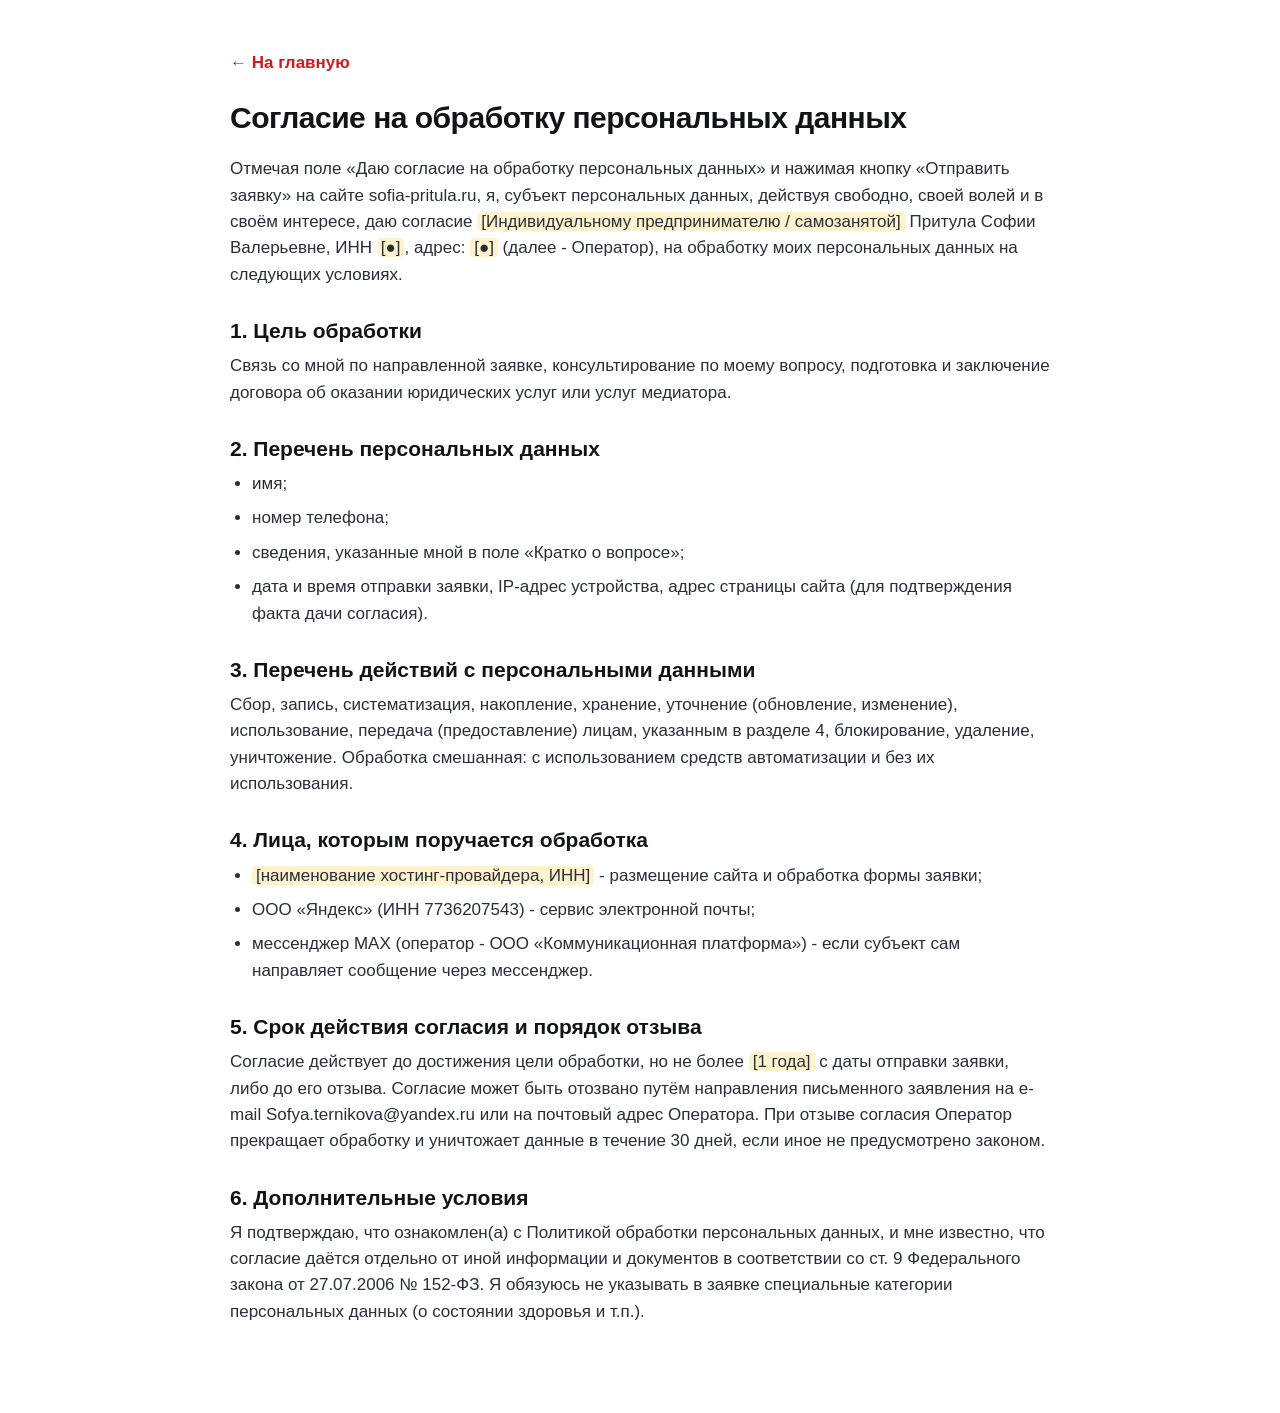
<file: consent.html>
<!DOCTYPE html>
<html lang="ru">
<head>
<meta charset="utf-8">
<meta name="viewport" content="width=device-width, initial-scale=1">
<title>Согласие на обработку персональных данных - София Притула</title>
<meta name="robots" content="noindex, follow">
<meta name="author" content="Тихонов Борис Игоревич">
<link rel="stylesheet" href="css/style.css">
</head>
<body>
<div class="doc">
<a class="back" href="index.html">← На главную</a>
<h1>Согласие на обработку персональных данных</h1>
<p>Отмечая поле «Даю согласие на обработку персональных данных» и нажимая кнопку «Отправить заявку» на сайте sofia-pritula.ru, я, субъект персональных данных, действуя свободно, своей волей и в своём интересе, даю согласие <span class="ph">[Индивидуальному предпринимателю / самозанятой]</span> Притула Софии Валерьевне, ИНН <span class="ph">[●]</span>, адрес: <span class="ph">[●]</span> (далее - Оператор), на обработку моих персональных данных на следующих условиях.</p>

<h2>1. Цель обработки</h2>
<p>Связь со мной по направленной заявке, консультирование по моему вопросу, подготовка и заключение договора об оказании юридических услуг или услуг медиатора.</p>

<h2>2. Перечень персональных данных</h2>
<ul>
<li>имя;</li>
<li>номер телефона;</li>
<li>сведения, указанные мной в поле «Кратко о вопросе»;</li>
<li>дата и время отправки заявки, IP-адрес устройства, адрес страницы сайта (для подтверждения факта дачи согласия).</li>
</ul>

<h2>3. Перечень действий с персональными данными</h2>
<p>Сбор, запись, систематизация, накопление, хранение, уточнение (обновление, изменение), использование, передача (предоставление) лицам, указанным в разделе 4, блокирование, удаление, уничтожение. Обработка смешанная: с использованием средств автоматизации и без их использования.</p>

<h2>4. Лица, которым поручается обработка</h2>
<ul>
<li><span class="ph">[наименование хостинг-провайдера, ИНН]</span> - размещение сайта и обработка формы заявки;</li>
<li>ООО «Яндекс» (ИНН 7736207543) - сервис электронной почты;</li>
<li>мессенджер MAX (оператор - ООО «Коммуникационная платформа») - если субъект сам направляет сообщение через мессенджер.</li>
</ul>

<h2>5. Срок действия согласия и порядок отзыва</h2>
<p>Согласие действует до достижения цели обработки, но не более <span class="ph">[1 года]</span> с даты отправки заявки, либо до его отзыва. Согласие может быть отозвано путём направления письменного заявления на e-mail Sofya.ternikova@yandex.ru или на почтовый адрес Оператора. При отзыве согласия Оператор прекращает обработку и уничтожает данные в течение 30 дней, если иное не предусмотрено законом.</p>

<h2>6. Дополнительные условия</h2>
<p>Я подтверждаю, что ознакомлен(а) с <a href="policy.html">Политикой обработки персональных данных</a>, и мне известно, что согласие даётся отдельно от иной информации и документов в соответствии со ст. 9 Федерального закона от 27.07.2006 № 152-ФЗ. Я обязуюсь не указывать в заявке специальные категории персональных данных (о состоянии здоровья и т.п.).</p>
</div>
</body>
</html>
</file>
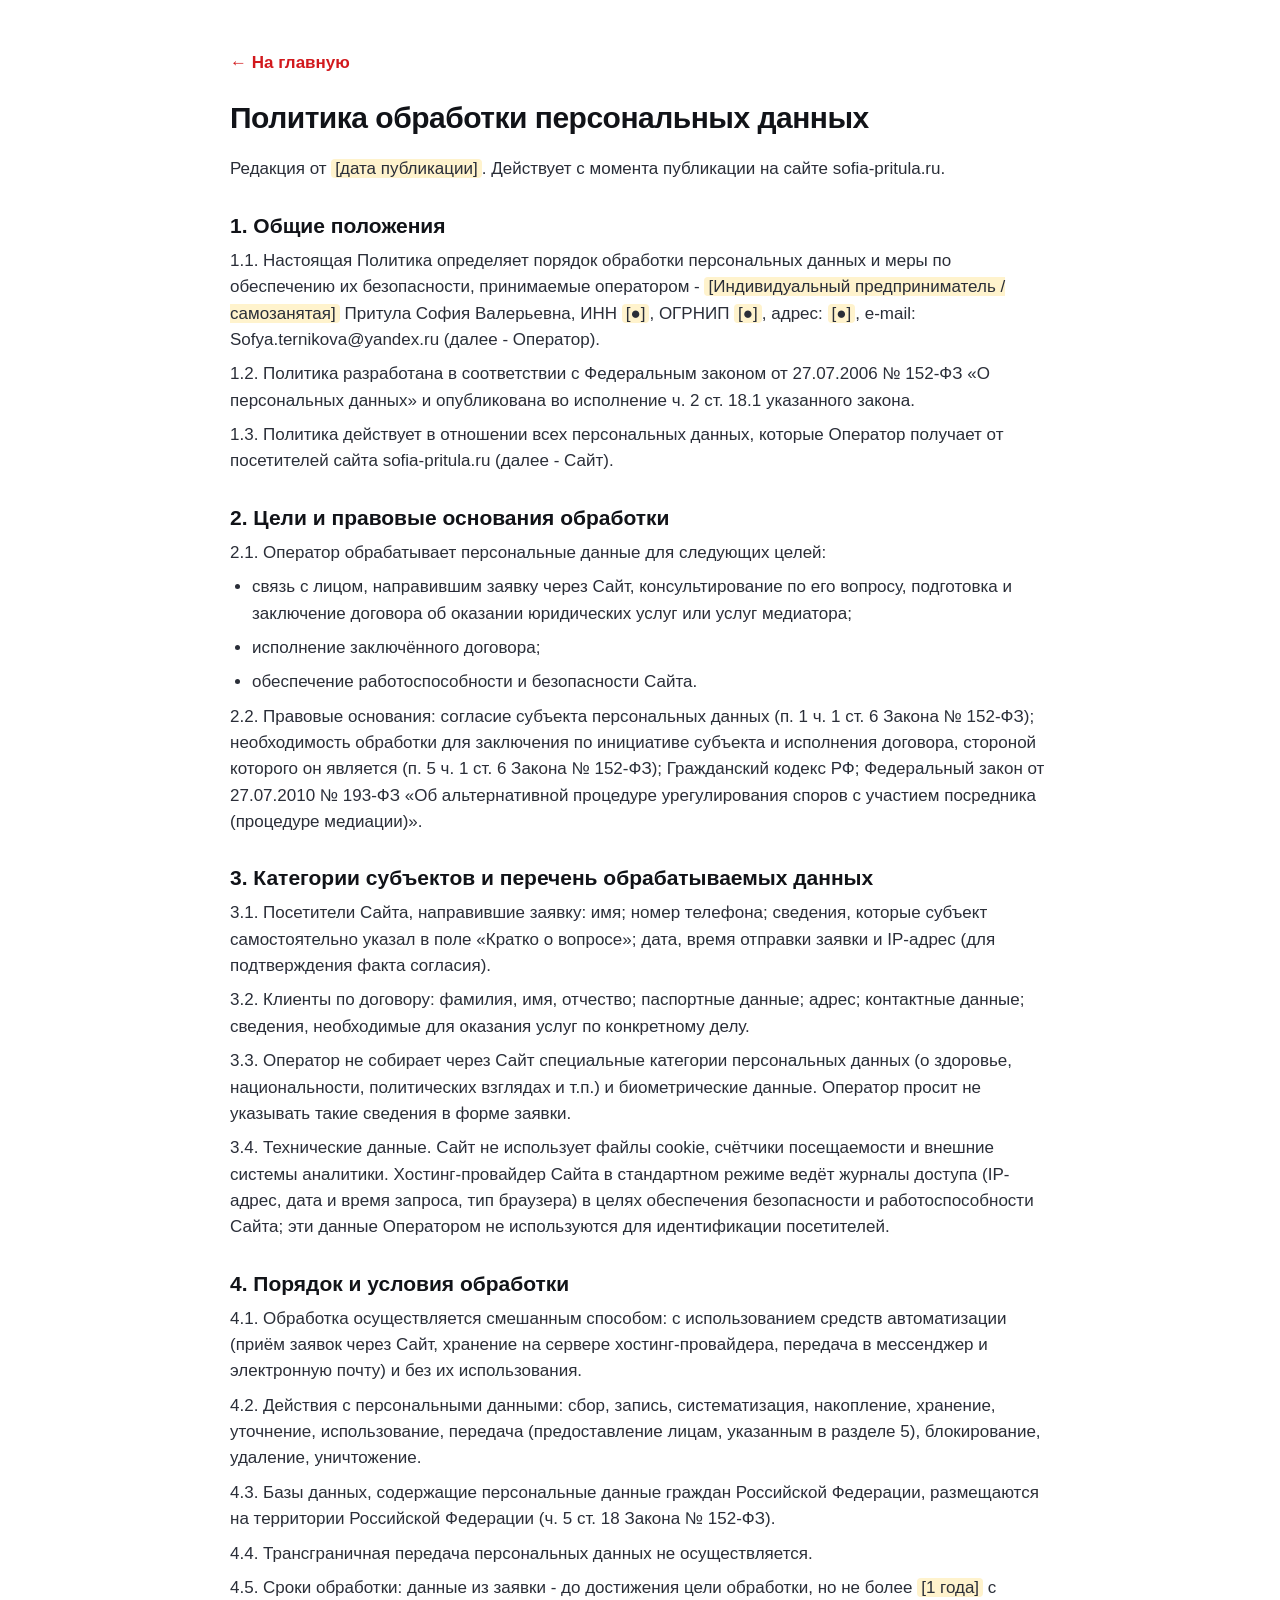
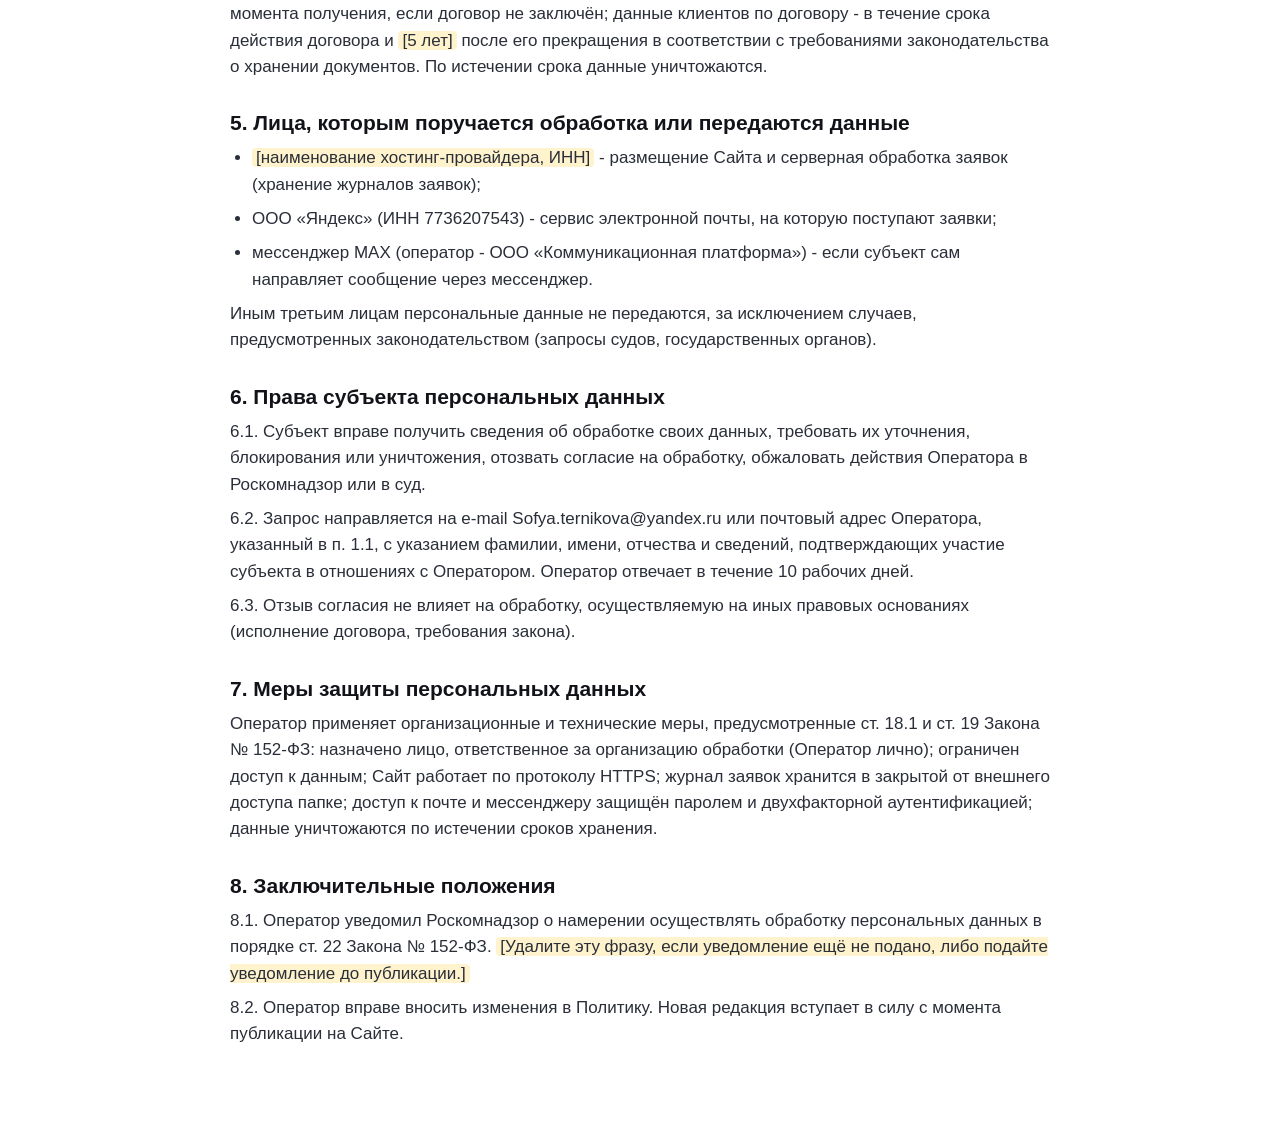
<file: policy.html>
<!DOCTYPE html>
<html lang="ru">
<head>
<meta charset="utf-8">
<meta name="viewport" content="width=device-width, initial-scale=1">
<title>Политика обработки персональных данных - София Притула</title>
<meta name="robots" content="noindex, follow">
<meta name="author" content="Тихонов Борис Игоревич">
<link rel="stylesheet" href="css/style.css">
</head>
<body>
<div class="doc">
<a class="back" href="index.html">← На главную</a>
<h1>Политика обработки персональных данных</h1>
<p>Редакция от <span class="ph">[дата публикации]</span>. Действует с момента публикации на сайте sofia-pritula.ru.</p>

<h2>1. Общие положения</h2>
<p>1.1. Настоящая Политика определяет порядок обработки персональных данных и меры по обеспечению их безопасности, принимаемые оператором - <span class="ph">[Индивидуальный предприниматель / самозанятая]</span> Притула София Валерьевна, ИНН <span class="ph">[●]</span>, ОГРНИП <span class="ph">[●]</span>, адрес: <span class="ph">[●]</span>, e-mail: Sofya.ternikova@yandex.ru (далее - Оператор).</p>
<p>1.2. Политика разработана в соответствии с Федеральным законом от 27.07.2006 № 152-ФЗ «О персональных данных» и опубликована во исполнение ч. 2 ст. 18.1 указанного закона.</p>
<p>1.3. Политика действует в отношении всех персональных данных, которые Оператор получает от посетителей сайта sofia-pritula.ru (далее - Сайт).</p>

<h2>2. Цели и правовые основания обработки</h2>
<p>2.1. Оператор обрабатывает персональные данные для следующих целей:</p>
<ul>
<li>связь с лицом, направившим заявку через Сайт, консультирование по его вопросу, подготовка и заключение договора об оказании юридических услуг или услуг медиатора;</li>
<li>исполнение заключённого договора;</li>
<li>обеспечение работоспособности и безопасности Сайта.</li>
</ul>
<p>2.2. Правовые основания: согласие субъекта персональных данных (п. 1 ч. 1 ст. 6 Закона № 152-ФЗ); необходимость обработки для заключения по инициативе субъекта и исполнения договора, стороной которого он является (п. 5 ч. 1 ст. 6 Закона № 152-ФЗ); Гражданский кодекс РФ; Федеральный закон от 27.07.2010 № 193-ФЗ «Об альтернативной процедуре урегулирования споров с участием посредника (процедуре медиации)».</p>

<h2>3. Категории субъектов и перечень обрабатываемых данных</h2>
<p>3.1. Посетители Сайта, направившие заявку: имя; номер телефона; сведения, которые субъект самостоятельно указал в поле «Кратко о вопросе»; дата, время отправки заявки и IP-адрес (для подтверждения факта согласия).</p>
<p>3.2. Клиенты по договору: фамилия, имя, отчество; паспортные данные; адрес; контактные данные; сведения, необходимые для оказания услуг по конкретному делу.</p>
<p>3.3. Оператор не собирает через Сайт специальные категории персональных данных (о здоровье, национальности, политических взглядах и т.п.) и биометрические данные. Оператор просит не указывать такие сведения в форме заявки.</p>
<p>3.4. Технические данные. Сайт не использует файлы cookie, счётчики посещаемости и внешние системы аналитики. Хостинг-провайдер Сайта в стандартном режиме ведёт журналы доступа (IP-адрес, дата и время запроса, тип браузера) в целях обеспечения безопасности и работоспособности Сайта; эти данные Оператором не используются для идентификации посетителей.</p>

<h2>4. Порядок и условия обработки</h2>
<p>4.1. Обработка осуществляется смешанным способом: с использованием средств автоматизации (приём заявок через Сайт, хранение на сервере хостинг-провайдера, передача в мессенджер и электронную почту) и без их использования.</p>
<p>4.2. Действия с персональными данными: сбор, запись, систематизация, накопление, хранение, уточнение, использование, передача (предоставление лицам, указанным в разделе 5), блокирование, удаление, уничтожение.</p>
<p>4.3. Базы данных, содержащие персональные данные граждан Российской Федерации, размещаются на территории Российской Федерации (ч. 5 ст. 18 Закона № 152-ФЗ).</p>
<p>4.4. Трансграничная передача персональных данных не осуществляется.</p>
<p>4.5. Сроки обработки: данные из заявки - до достижения цели обработки, но не более <span class="ph">[1 года]</span> с момента получения, если договор не заключён; данные клиентов по договору - в течение срока действия договора и <span class="ph">[5 лет]</span> после его прекращения в соответствии с требованиями законодательства о хранении документов. По истечении срока данные уничтожаются.</p>

<h2>5. Лица, которым поручается обработка или передаются данные</h2>
<ul>
<li><span class="ph">[наименование хостинг-провайдера, ИНН]</span> - размещение Сайта и серверная обработка заявок (хранение журналов заявок);</li>
<li>ООО «Яндекс» (ИНН 7736207543) - сервис электронной почты, на которую поступают заявки;</li>
<li>мессенджер MAX (оператор - ООО «Коммуникационная платформа») - если субъект сам направляет сообщение через мессенджер.</li>
</ul>
<p>Иным третьим лицам персональные данные не передаются, за исключением случаев, предусмотренных законодательством (запросы судов, государственных органов).</p>

<h2>6. Права субъекта персональных данных</h2>
<p>6.1. Субъект вправе получить сведения об обработке своих данных, требовать их уточнения, блокирования или уничтожения, отозвать согласие на обработку, обжаловать действия Оператора в Роскомнадзор или в суд.</p>
<p>6.2. Запрос направляется на e-mail Sofya.ternikova@yandex.ru или почтовый адрес Оператора, указанный в п. 1.1, с указанием фамилии, имени, отчества и сведений, подтверждающих участие субъекта в отношениях с Оператором. Оператор отвечает в течение 10 рабочих дней.</p>
<p>6.3. Отзыв согласия не влияет на обработку, осуществляемую на иных правовых основаниях (исполнение договора, требования закона).</p>

<h2>7. Меры защиты персональных данных</h2>
<p>Оператор применяет организационные и технические меры, предусмотренные ст. 18.1 и ст. 19 Закона № 152-ФЗ: назначено лицо, ответственное за организацию обработки (Оператор лично); ограничен доступ к данным; Сайт работает по протоколу HTTPS; журнал заявок хранится в закрытой от внешнего доступа папке; доступ к почте и мессенджеру защищён паролем и двухфакторной аутентификацией; данные уничтожаются по истечении сроков хранения.</p>

<h2>8. Заключительные положения</h2>
<p>8.1. Оператор уведомил Роскомнадзор о намерении осуществлять обработку персональных данных в порядке ст. 22 Закона № 152-ФЗ. <span class="ph">[Удалите эту фразу, если уведомление ещё не подано, либо подайте уведомление до публикации.]</span></p>
<p>8.2. Оператор вправе вносить изменения в Политику. Новая редакция вступает в силу с момента публикации на Сайте.</p>
</div>
</body>
</html>
</file>
<file: css/style.css>
:root{
  --red:#d2191d; --red-d:#a9131a; --ink:#111318; --mut:#5b6170; --line:#e4e7ec;
  --bg:#ffffff; --bg2:#f2f4f6; --max:1140px; --r:14px;
  --font:"Segoe UI",Roboto,"Helvetica Neue",Arial,sans-serif;
}
*{box-sizing:border-box;margin:0;padding:0}
html{scroll-behavior:smooth;-webkit-text-size-adjust:100%}
body{font-family:var(--font);color:var(--ink);background:var(--bg);line-height:1.55;font-size:17px}
img{max-width:100%;display:block}
a{color:inherit;text-decoration:none}
.wrap{max-width:var(--max);margin:0 auto;padding:0 20px}
section{padding:72px 0}
section.alt{background:var(--bg2)}
h1,h2,h3{line-height:1.2;font-weight:700}
h1{font-size:44px;letter-spacing:-.5px}
h2{font-size:34px;margin-bottom:14px}
h3{font-size:20px;margin-bottom:8px}
.lead{font-size:19px;color:var(--mut);max-width:760px;margin-bottom:36px}
.btn{display:inline-flex;align-items:center;gap:10px;padding:15px 26px;border-radius:999px;font-weight:600;border:2px solid var(--red);background:var(--red);color:#fff;cursor:pointer;transition:.2s;font-size:16px}
.btn:hover{background:var(--red-d);border-color:var(--red-d)}
.btn.ghost{background:transparent;color:var(--ink);border-color:var(--ink)}
.btn.ghost:hover{background:var(--ink);color:#fff}
.btn.max{background:#1f2937;border-color:#1f2937}
.btn.max:hover{background:#111827;border-color:#111827}
.btn svg{width:20px;height:20px;fill:currentColor}
.btns{display:flex;flex-wrap:wrap;gap:12px}

/* header */
header{position:sticky;top:0;z-index:50;background:rgba(255,255,255,.96);backdrop-filter:blur(8px);border-bottom:1px solid var(--line)}
.nav{display:flex;align-items:center;justify-content:space-between;height:72px;gap:20px}
.logo{font-weight:800;font-size:20px;letter-spacing:-.3px;white-space:nowrap}
.logo span{color:var(--red)}
.logo small{display:block;font-size:12px;font-weight:500;color:var(--mut);letter-spacing:.3px}
.menu{display:flex;gap:26px;font-size:15px;font-weight:500}
.menu a:hover{color:var(--red)}
.hphone{font-weight:700;font-size:17px;white-space:nowrap}
.burger{display:none;width:44px;height:44px;border:0;background:none;cursor:pointer}
.burger span{display:block;height:2px;background:var(--ink);margin:6px 0;transition:.2s}

/* hero */
.hero{padding:70px 0 60px;background:linear-gradient(180deg,#fff 0%,var(--bg2) 100%)}
.hero .wrap{display:grid;grid-template-columns:1.05fr .95fr;gap:44px;align-items:center}
.facts{grid-column:1/-1}
.hero .tag{display:inline-block;background:#fde8e8;color:var(--red);font-weight:700;font-size:13px;letter-spacing:.6px;text-transform:uppercase;padding:7px 14px;border-radius:999px;margin-bottom:18px}
.hero p.lead{margin:18px 0 28px}
.hero .photo{position:relative}
.hero .photo img{width:100%;aspect-ratio:4/5;object-fit:cover;object-position:100% 35%;border-radius:24px;box-shadow:0 30px 60px -30px rgba(0,0,0,.35);background:#fff}
.hero .badge{position:absolute;left:24px;bottom:24px;background:#fff;border-radius:16px;padding:14px 18px;box-shadow:0 12px 30px -12px rgba(0,0,0,.3)}
.hero .badge b{font-size:28px;color:var(--red);display:block;line-height:1}
.hero .badge small{color:var(--mut)}
.facts{display:grid;grid-template-columns:repeat(4,1fr);gap:14px;margin-top:10px}
.fact{background:#fff;border:1px solid var(--line);border-radius:var(--r);padding:16px 18px}
.fact b{display:block;font-size:26px;color:var(--red);line-height:1.1}
.fact span{font-size:14px;color:var(--mut)}

/* cards */
.cards{display:grid;grid-template-columns:repeat(3,1fr);gap:20px}
.cards.two{grid-template-columns:repeat(2,1fr)}
.cards.four{grid-template-columns:repeat(4,1fr)}
.card{background:#fff;border:1px solid var(--line);border-radius:var(--r);padding:26px}
.alt .card{border-color:transparent}
.card .num{font-size:40px;font-weight:800;color:var(--red);line-height:1;margin-bottom:8px}
.card ul{padding-left:18px;color:#2a2e38}
.card li{margin:6px 0}
.card .price{margin-top:14px;font-weight:700;color:var(--ink)}
.card .price small{display:block;font-weight:400;color:var(--mut);font-size:13px}
.note{font-size:13px;color:var(--mut);margin-top:16px}

/* steps */
.steps{display:grid;grid-template-columns:repeat(4,1fr);gap:20px;counter-reset:s}
.step{position:relative;background:#fff;border-radius:var(--r);padding:26px 24px 24px;border:1px solid var(--line)}
.step::before{counter-increment:s;content:counter(s);display:inline-flex;width:38px;height:38px;border-radius:50%;background:var(--red);color:#fff;font-weight:800;align-items:center;justify-content:center;margin-bottom:14px}

/* about */
.about .grid{display:grid;grid-template-columns:.8fr 1.2fr;gap:48px;align-items:center}
.about img{border-radius:24px;width:100%;height:auto}
.about ul{list-style:none;margin-top:18px}
.about li{padding:10px 0 10px 32px;position:relative;border-bottom:1px solid var(--line)}
.about li::before{content:"";position:absolute;left:0;top:16px;width:18px;height:18px;border-radius:50%;background:var(--red);mask:url('data:image/svg+xml;utf8,<svg xmlns="http://www.w3.org/2000/svg" viewBox="0 0 24 24"><path d="M9 16.2 4.8 12l-1.4 1.4L9 19 21 7l-1.4-1.4z"/></svg>') center/contain no-repeat;-webkit-mask:url('data:image/svg+xml;utf8,<svg xmlns="http://www.w3.org/2000/svg" viewBox="0 0 24 24"><path d="M9 16.2 4.8 12l-1.4 1.4L9 19 21 7l-1.4-1.4z"/></svg>') center/contain no-repeat}

/* reviews */
.review{background:#fff;border-radius:var(--r);padding:26px;border:1px solid var(--line)}
.review .who{display:flex;align-items:center;gap:12px;margin-bottom:12px}
.review .ava{width:46px;height:46px;border-radius:50%;background:var(--red);color:#fff;display:flex;align-items:center;justify-content:center;font-weight:700}
.review .who b{display:block}
.review .who small{color:var(--mut)}
.review p{color:#2a2e38}

/* faq */
.faq details{background:#fff;border:1px solid var(--line);border-radius:var(--r);padding:0 22px;margin-bottom:12px}
.faq summary{cursor:pointer;padding:18px 0;font-weight:600;list-style:none;display:flex;justify-content:space-between;gap:16px}
.faq summary::after{content:"+";color:var(--red);font-size:24px;line-height:1}
.faq details[open] summary::after{content:"−"}
.faq details p{padding:0 0 18px;color:#2a2e38}

/* contact */
.contact .grid{display:grid;grid-template-columns:1fr 1fr;gap:48px;align-items:start}
.clist{list-style:none;margin:20px 0}
.clist li{margin:12px 0;font-size:18px}
.clist a{font-weight:600}
.clist a:hover{color:var(--red)}
form{background:#fff;border:1px solid var(--line);border-radius:20px;padding:30px}
.field{margin-bottom:16px}
label{display:block;font-size:14px;font-weight:600;margin-bottom:6px}
input[type=text],input[type=tel],textarea{width:100%;border:1px solid #c9ced8;border-radius:10px;padding:13px 14px;font:inherit;font-size:16px;background:#fff}
input:focus,textarea:focus{outline:2px solid var(--red);border-color:transparent}
textarea{min-height:100px;resize:vertical}
.hint{font-size:12px;color:var(--mut);margin-top:4px}
.check{display:flex;gap:10px;align-items:flex-start;font-size:14px;font-weight:400;margin:14px 0 18px}
.check input{margin-top:4px;width:18px;height:18px;flex:none;accent-color:var(--red)}
.check a{text-decoration:underline}
.err{color:var(--red);font-size:14px;display:none;margin-top:8px}
.ok{display:none;background:#e9f8ee;border-radius:12px;padding:18px;color:#1d6a35;font-weight:600}

/* footer */
footer{background:#111318;color:#c9ced8;padding:48px 0 110px;font-size:14px}
footer .grid{display:grid;grid-template-columns:1.2fr 1fr 1fr;gap:32px}
footer b{color:#fff}
footer a:hover{color:#fff;text-decoration:underline}
footer .req{line-height:1.7}
footer .copy{margin-top:30px;border-top:1px solid #2a2e38;padding-top:18px;color:#8a90a0;font-size:13px}

/* sticky mobile bar */
.bar{position:fixed;left:0;right:0;bottom:0;z-index:60;display:none;grid-template-columns:1fr 1fr 1fr;gap:1px;background:var(--line);border-top:1px solid var(--line)}
.bar a{background:#fff;padding:12px 6px;text-align:center;font-size:13px;font-weight:600;display:flex;flex-direction:column;align-items:center;gap:4px}
.bar svg{width:22px;height:22px;fill:var(--red)}
.bar a.main{background:var(--red);color:#fff}
.bar a.main svg{fill:#fff}

/* docs pages */
.doc{max-width:860px;margin:0 auto;padding:50px 20px 80px}
.doc h1{font-size:30px;margin-bottom:20px}
.doc h2{font-size:21px;margin:30px 0 10px}
.doc p,.doc li{margin:8px 0;color:#2a2e38}
.doc ul,.doc ol{padding-left:22px}
.doc .back{display:inline-block;margin-bottom:24px;color:var(--red);font-weight:600}
.doc .ph{background:#fff3cd;padding:0 4px;border-radius:4px}

@media (max-width:980px){
  h1{font-size:36px} h2{font-size:28px}
  .hero .wrap,.about .grid,.contact .grid{grid-template-columns:1fr}
  .hero .photo{order:-1;max-width:420px;margin:0 auto}
  .cards,.cards.four{grid-template-columns:repeat(2,1fr)}
  .steps{grid-template-columns:repeat(2,1fr)}
  footer .grid{grid-template-columns:1fr}
}
@media (max-width:700px){
  body{font-size:16px}
  section{padding:52px 0}
  h1{font-size:30px} h2{font-size:25px}
  .menu{display:none;position:absolute;left:0;right:0;top:72px;background:#fff;flex-direction:column;gap:0;border-bottom:1px solid var(--line);padding:10px 20px}
  .menu.open{display:flex}
  .menu a{padding:12px 0;border-bottom:1px solid var(--line)}
  .hphone,.nav .btn{display:none}
  .burger{display:block}
  .cards,.cards.two,.cards.four,.steps{grid-template-columns:1fr}
  .facts{grid-template-columns:1fr 1fr}
  .hero .badge{left:10px}
  .bar{display:grid}
}

.seo .cols{display:grid;grid-template-columns:1fr 1fr;gap:40px}
.seo h3{margin-top:18px}
.seo p{color:#2a2e38}
@media (max-width:980px){.seo .cols{grid-template-columns:1fr}.facts{grid-template-columns:repeat(2,1fr)}}

/* law */
.law-grid{display:grid;grid-template-columns:1fr 1fr;gap:20px}
.law{background:#fff;border:1px solid var(--line);border-radius:var(--r);padding:24px 26px;border-left:4px solid var(--red)}
.law-ref{font-size:12px;font-weight:700;letter-spacing:.6px;text-transform:uppercase;color:var(--red);margin-bottom:10px}
.law-q{font-style:italic;color:#2a2e38;margin-bottom:12px;padding-left:14px;border-left:2px solid var(--line)}
.law-c{color:#2a2e38;font-size:16px}
.quote{margin:22px 0 0;padding:18px 22px;background:var(--bg2);border-left:4px solid var(--red);border-radius:0 var(--r) var(--r) 0;font-size:18px;line-height:1.5;color:#2a2e38}
@media (max-width:980px){.law-grid{grid-template-columns:1fr}}
</file>
